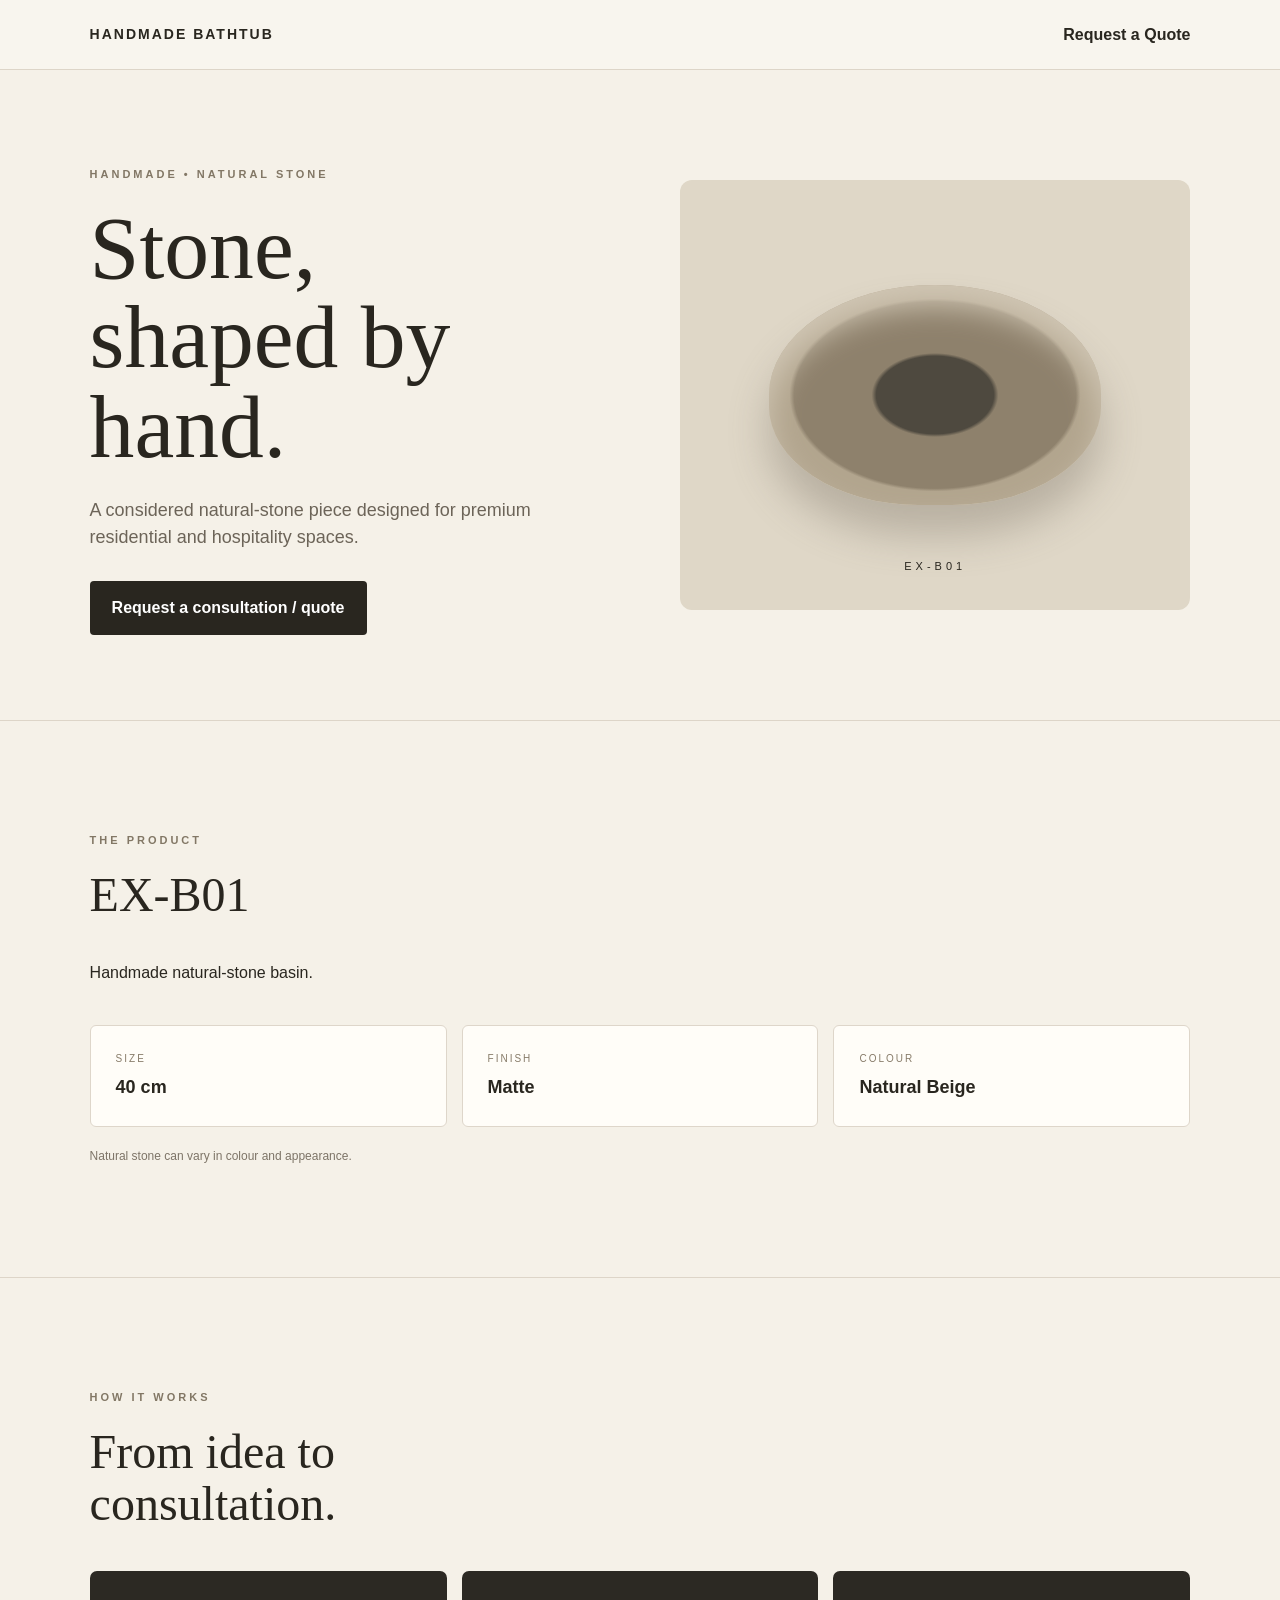
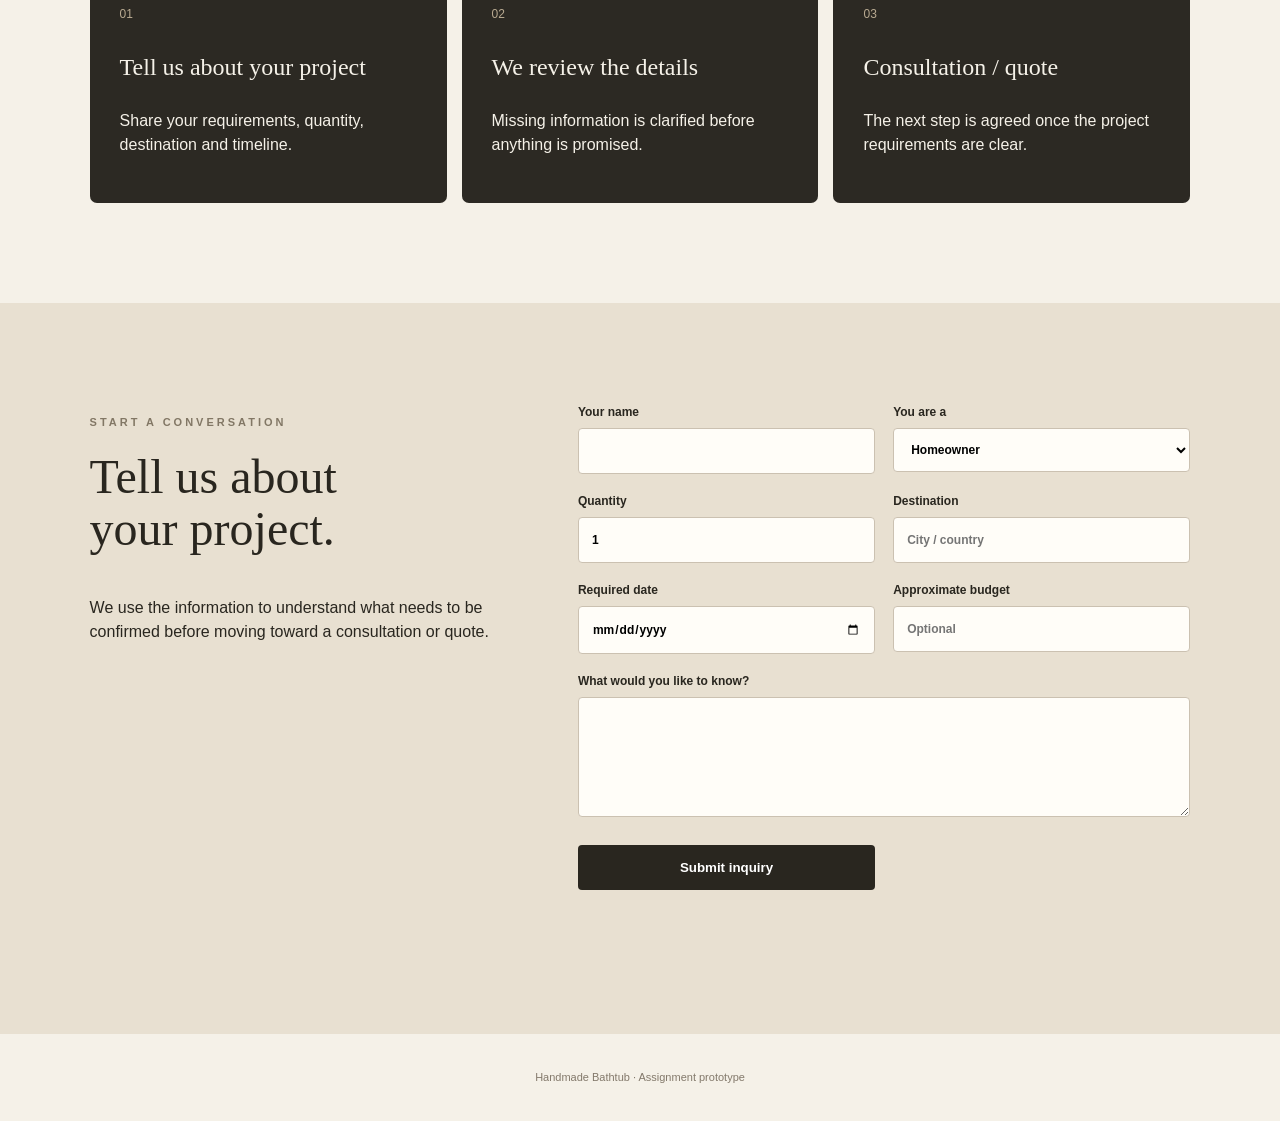
<file: index.html>
<!DOCTYPE html>
<html lang="en">
<head>
    <meta charset="UTF-8">
    <meta name="viewport" content="width=device-width, initial-scale=1.0">

    <title>Handmade Bathtub</title>

    <link rel="stylesheet" href="style.css">
</head>

<body>

    <header>

    <div class="logo">
        HANDMADE BATHTUB
    </div>

    <div>
        
        <a href="#inquiry">
            Request a Quote
        </a>
    </div>

</header>

    <main>

        <!-- HERO -->

        <section class="hero">

            <div class="hero-text">

                <p class="eyebrow">HANDMADE • NATURAL STONE</p>

                <h1>
                    Stone,<br>
                    shaped by hand.
                </h1>

                <p class="description">
                    A considered natural-stone piece designed
                    for premium residential and hospitality spaces.
                </p>

                <a href="#inquiry" class="button">
                    Request a consultation / quote
                </a>

            </div>


            <div class="product-visual">

                <div class="stone-basin"></div>

                <p>EX-B01</p>

            </div>

        </section>


        <!-- PRODUCT -->

        <section class="product">

            <p class="eyebrow">THE PRODUCT</p>

            <h2>EX-B01</h2>

            <p>
                Handmade natural-stone basin.
            </p>

            <div class="details">

                <div>
                    <span>SIZE</span>
                    <strong>40 cm</strong>
                </div>

                <div>
                    <span>FINISH</span>
                    <strong>Matte</strong>
                </div>

                <div>
                    <span>COLOUR</span>
                    <strong>Natural Beige</strong>
                </div>

            </div>

            <p class="note">
                Natural stone can vary in colour and appearance.
            </p>

        </section>


        <!-- BUYER JOURNEY -->

        <section class="journey">

            <p class="eyebrow">HOW IT WORKS</p>

            <h2>
                From idea to<br>
                consultation.
            </h2>

            <div class="steps">

                <div>
                    <span>01</span>
                    <h3>Tell us about your project</h3>
                    <p>
                        Share your requirements, quantity,
                        destination and timeline.
                    </p>
                </div>

                <div>
                    <span>02</span>
                    <h3>We review the details</h3>
                    <p>
                        Missing information is clarified
                        before anything is promised.
                    </p>
                </div>

                <div>
                    <span>03</span>
                    <h3>Consultation / quote</h3>
                    <p>
                        The next step is agreed once
                        the project requirements are clear.
                    </p>
                </div>

            </div>

        </section>


        <!-- INQUIRY -->

        <section id="inquiry" class="inquiry">

            <div>

                <p class="eyebrow">START A CONVERSATION</p>

                <h2>
                    Tell us about<br>
                    your project.
                </h2>

                <p>
                    We use the information to understand
                    what needs to be confirmed before
                    moving toward a consultation or quote.
                </p>

            </div>


            <form id="inquiryForm">

                <label>
                    Your name
                    <input
                        type="text"
                        id="name"
                        required
                    >
                </label>


                <label>
                    You are a
                    <select id="buyerType">
                        <option>Homeowner</option>
                        <option>Interior Designer</option>
                        <option>Hotel / Hospitality</option>
                    </select>
                </label>


                <label>
                    Quantity
                    <input
                        type="number"
                        id="quantity"
                        min="1"
                        value="1"
                    >
                </label>


                <label>
                    Destination
                    <input
                        type="text"
                        id="destination"
                        placeholder="City / country"
                    >
                </label>


                <label>
                    Required date
                    <input
                        type="date"
                        id="date"
                    >
                </label>


                <label>
                    Approximate budget
                    <input
                        type="text"
                        id="budget"
                        placeholder="Optional"
                    >
                </label>


                <label class="full">
                    What would you like to know?
                    <textarea
                        id="message"
                        required
                    ></textarea>
                </label>


                <button type="submit">
                    Submit inquiry
                </button>

                <p id="formMessage"></p>

            </form>

        </section>

    </main>


    <footer>
        Handmade Bathtub · Assignment prototype
    </footer>


    <script src="script.js"></script>

</body>
</html>
</file>
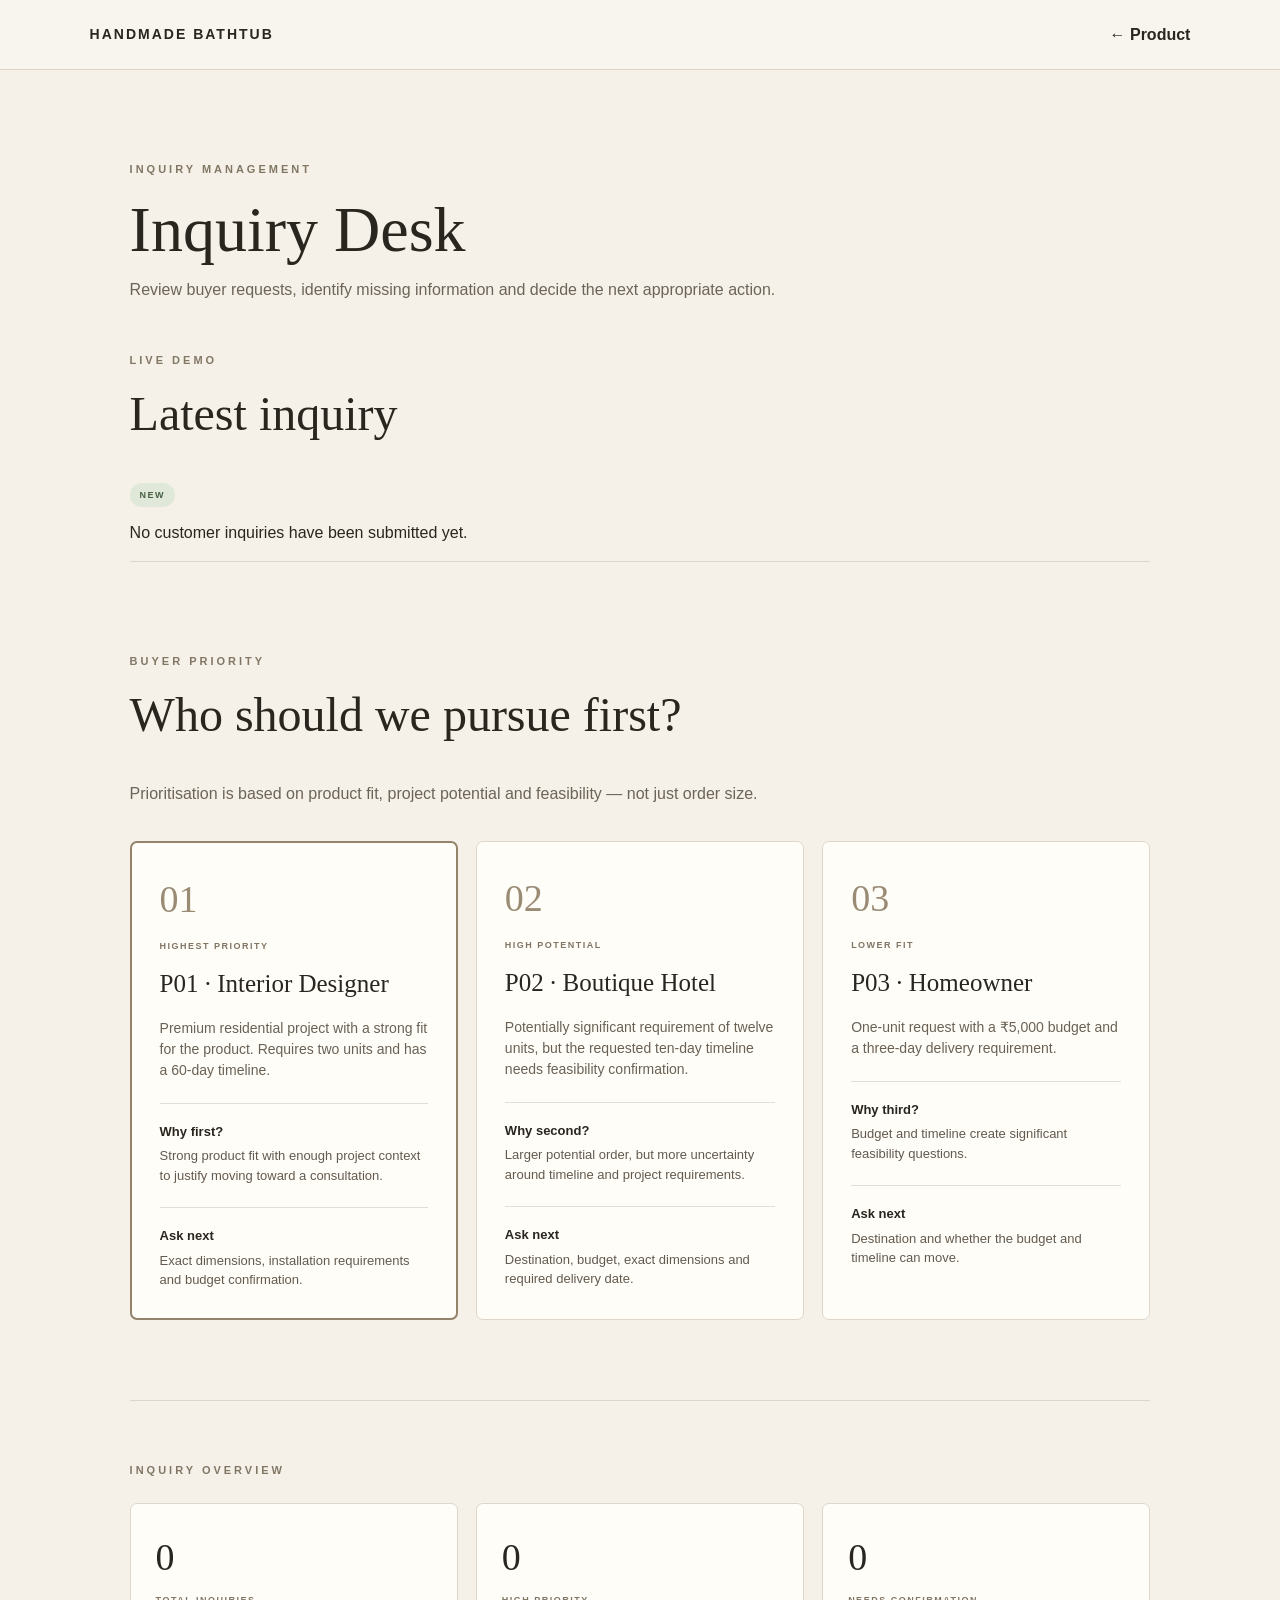
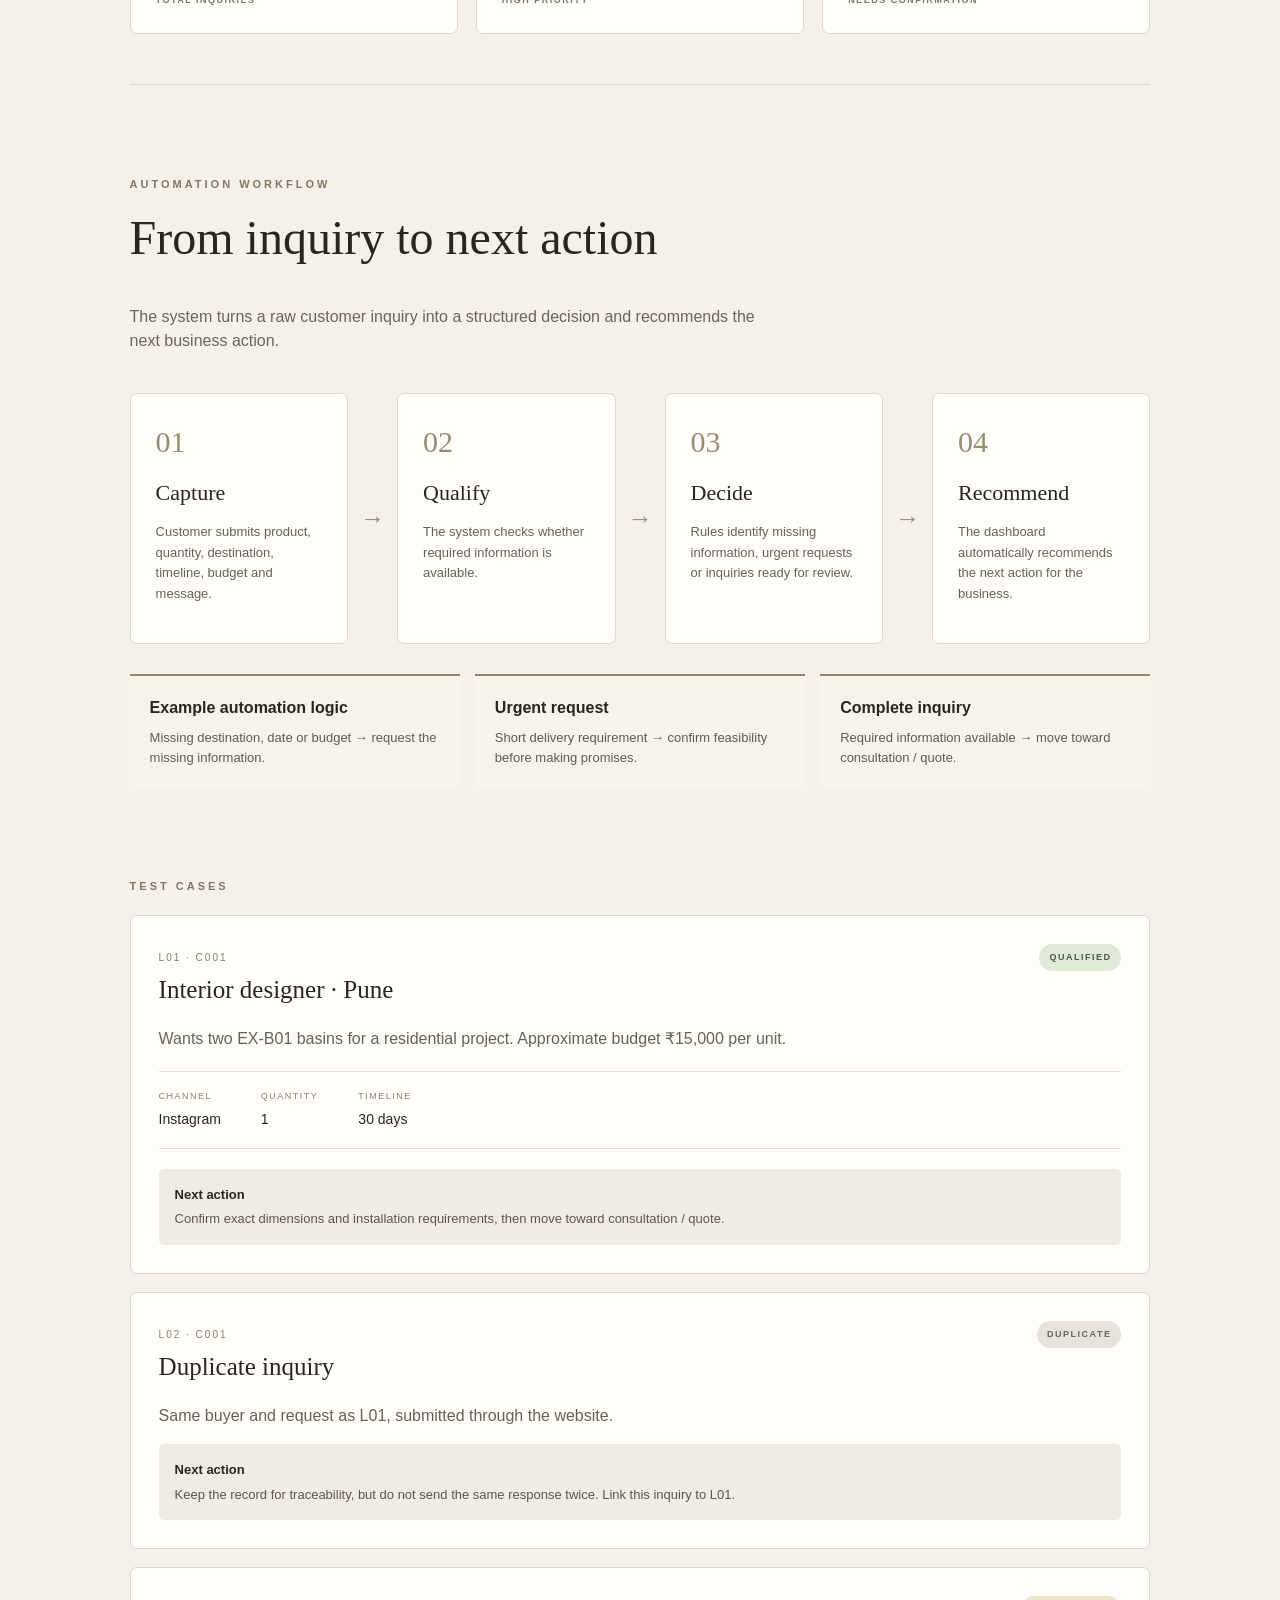
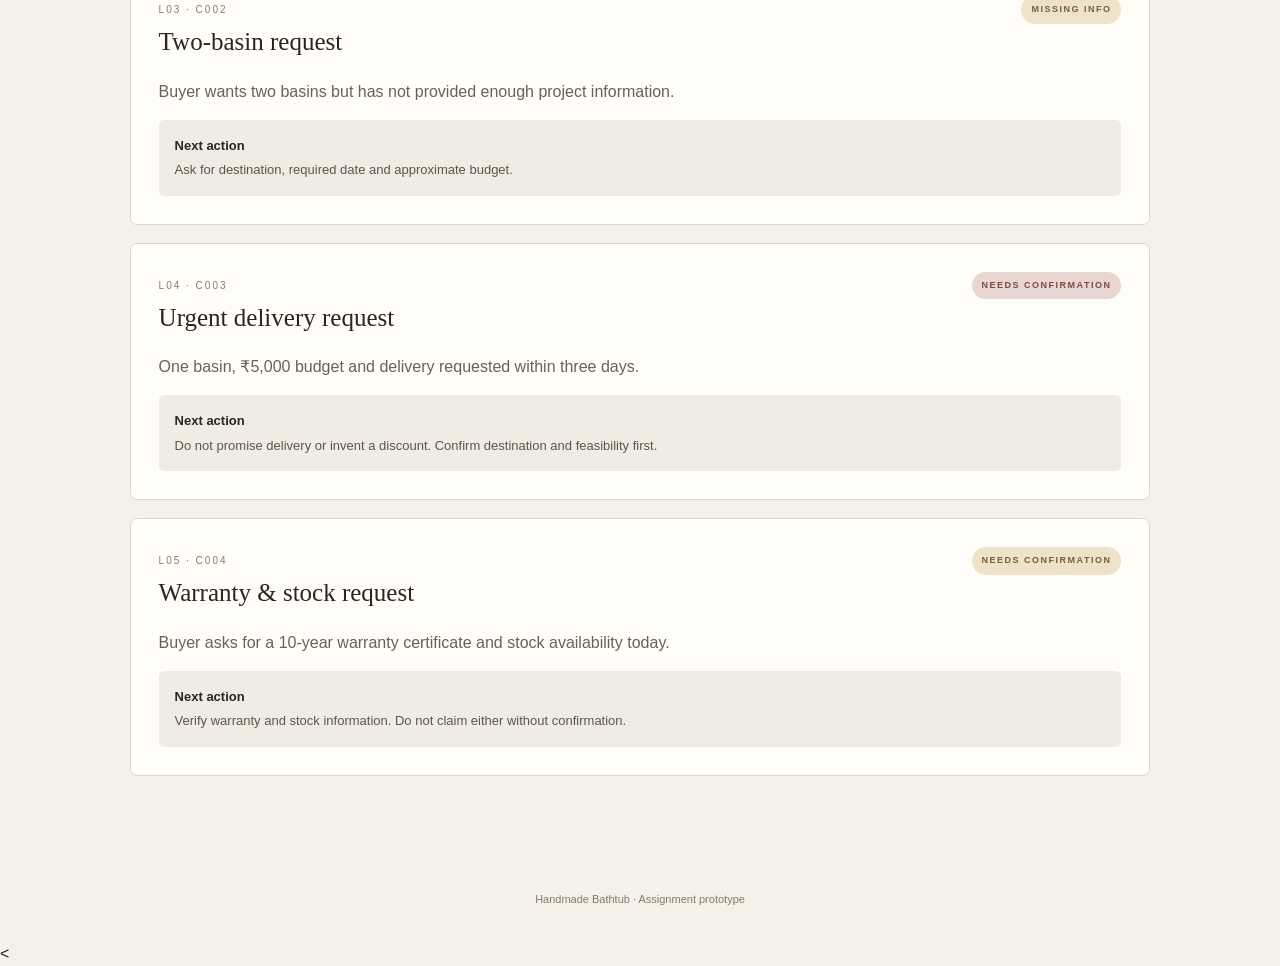
<file: dashboard.html>
<!DOCTYPE html>
<html lang="en">

<head>

    <meta charset="UTF-8">

    <meta name="viewport" content="width=device-width, initial-scale=1.0">

    <title>Inquiry Desk</title>

    <link rel="stylesheet" href="style.css">

</head>


<body>


    <header>

        <div class="logo">
            HANDMADE BATHTUB
        </div>

        <a href="index.html">
            ← Product
        </a>

    </header>



    <main class="dashboard">


        <p class="eyebrow">
            INQUIRY MANAGEMENT
        </p>


        <h1>
            Inquiry Desk
        </h1>


        <p class="dashboard-intro">
            Review buyer requests, identify missing information
            and decide the next appropriate action.
        </p>



        <!-- LIVE INQUIRY -->

        <section class="latest-inquiry">

            <div class="latest-header">

                <div>

                    <p class="eyebrow">
                        LIVE DEMO
                    </p>

                    <h2>
                        Latest inquiry
                    </h2>

                </div>

                <span id="liveStatus" class="status qualified">
                    NEW
                </span>

            </div>


            <div id="latestInquiryContent">

                <p>
                    No new inquiry submitted yet.
                </p>

            </div>

        </section>

        <!-- BUYER PRIORITY -->

        <section class="buyer-priority">

            <p class="eyebrow">
                BUYER PRIORITY
            </p>

            <h2>
                Who should we pursue first?
            </h2>

            <p class="priority-intro">
                Prioritisation is based on product fit, project potential
                and feasibility — not just order size.
            </p>


            <div class="buyer-grid">


                <!-- P01 -->

                <article class="buyer-card top-priority">

                    <div class="buyer-number">
                        01
                    </div>

                    <div class="priority-label">
                        HIGHEST PRIORITY
                    </div>

                    <h3>
                        P01 · Interior Designer
                    </h3>

                    <p>
                        Premium residential project with a strong fit
                        for the product. Requires two units and has
                        a 60-day timeline.
                    </p>

                    <div class="buyer-reason">

                        <strong>Why first?</strong>

                        Strong product fit with enough project context
                        to justify moving toward a consultation.

                    </div>

                    <div class="buyer-next">

                        <strong>Ask next</strong>

                        Exact dimensions, installation requirements
                        and budget confirmation.

                    </div>

                </article>



                <!-- P02 -->

                <article class="buyer-card">

                    <div class="buyer-number">
                        02
                    </div>

                    <div class="priority-label">
                        HIGH POTENTIAL
                    </div>

                    <h3>
                        P02 · Boutique Hotel
                    </h3>

                    <p>
                        Potentially significant requirement of
                        twelve units, but the requested ten-day
                        timeline needs feasibility confirmation.
                    </p>

                    <div class="buyer-reason">

                        <strong>Why second?</strong>

                        Larger potential order, but more uncertainty
                        around timeline and project requirements.

                    </div>

                    <div class="buyer-next">

                        <strong>Ask next</strong>

                        Destination, budget, exact dimensions
                        and required delivery date.

                    </div>

                </article>



                <!-- P03 -->

                <article class="buyer-card">

                    <div class="buyer-number">
                        03
                    </div>

                    <div class="priority-label">
                        LOWER FIT
                    </div>

                    <h3>
                        P03 · Homeowner
                    </h3>

                    <p>
                        One-unit request with a ₹5,000 budget
                        and a three-day delivery requirement.
                    </p>

                    <div class="buyer-reason">

                        <strong>Why third?</strong>

                        Budget and timeline create significant
                        feasibility questions.

                    </div>

                    <div class="buyer-next">

                        <strong>Ask next</strong>

                        Destination and whether the budget
                        and timeline can move.

                    </div>

                </article>


            </div>

        </section>
        <!-- INQUIRY SUMMARY -->

<section class="inquiry-summary">

    <p class="eyebrow">INQUIRY OVERVIEW</p>

    <div class="summary-grid">

        <div class="summary-card">
            <span class="summary-number" id="totalInquiries">0</span>
            <span class="summary-label">TOTAL INQUIRIES</span>
        </div>

        <div class="summary-card">
            <span class="summary-number" id="highPriority">0</span>
            <span class="summary-label">HIGH PRIORITY</span>
        </div>

        <div class="summary-card">
            <span class="summary-number" id="needsConfirmation">0</span>
            <span class="summary-label">NEEDS CONFIRMATION</span>
        </div>

    </div>

</section>
        <!-- AUTOMATION WORKFLOW -->

        <section class="automation-workflow">

            <p class="eyebrow">
                AUTOMATION WORKFLOW
            </p>

            <h2>
                From inquiry to next action
            </h2>

            <p class="workflow-intro">
                The system turns a raw customer inquiry into a structured
                decision and recommends the next business action.
            </p>

            <div class="workflow-steps">

                <div class="workflow-step">
                    <span>01</span>
                    <h3>Capture</h3>
                    <p>
                        Customer submits product, quantity, destination,
                        timeline, budget and message.
                    </p>
                </div>

                <div class="workflow-arrow">→</div>

                <div class="workflow-step">
                    <span>02</span>
                    <h3>Qualify</h3>
                    <p>
                        The system checks whether required information
                        is available.
                    </p>
                </div>

                <div class="workflow-arrow">→</div>

                <div class="workflow-step">
                    <span>03</span>
                    <h3>Decide</h3>
                    <p>
                        Rules identify missing information, urgent
                        requests or inquiries ready for review.
                    </p>
                </div>

                <div class="workflow-arrow">→</div>

                <div class="workflow-step">
                    <span>04</span>
                    <h3>Recommend</h3>
                    <p>
                        The dashboard automatically recommends the
                        next action for the business.
                    </p>
                </div>

            </div>

            <div class="automation-rule-box">

                <div>
                    <strong>Example automation logic</strong>
                    <p>
                        Missing destination, date or budget
                        → request the missing information.
                    </p>
                </div>

                <div>
                    <strong>Urgent request</strong>
                    <p>
                        Short delivery requirement
                        → confirm feasibility before making promises.
                    </p>
                </div>

                <div>
                    <strong>Complete inquiry</strong>
                    <p>
                        Required information available
                        → move toward consultation / quote.
                    </p>
                </div>

            </div>

        </section>

        <!-- TEST CASES -->

        <p class="eyebrow">
            TEST CASES
        </p>


        <div class="inquiry-list">


            <!-- L01 -->

            <article class="inquiry-card">

                <div class="inquiry-top">

                    <div>

                        <span class="inquiry-id">
                            L01 · C001
                        </span>

                        <h2>
                            Interior designer · Pune
                        </h2>

                    </div>

                    <span class="status qualified">
                        QUALIFIED
                    </span>

                </div>


                <p>
                    Wants two EX-B01 basins for a residential
                    project. Approximate budget ₹15,000 per unit.
                </p>


                <div class="inquiry-details">

                    <div>
                        <span>CHANNEL</span>
                        Instagram
                    </div>

                    <div>
                        <span>QUANTITY</span>
                        1
                    </div>

                    <div>
                        <span>TIMELINE</span>
                        30 days
                    </div>

                </div>


                <div class="next-action">

                    <strong>
                        Next action
                    </strong>

                    Confirm exact dimensions and installation
                    requirements, then move toward
                    consultation / quote.

                </div>

            </article>



            <!-- L02 -->

            <article class="inquiry-card">

                <div class="inquiry-top">

                    <div>

                        <span class="inquiry-id">
                            L02 · C001
                        </span>

                        <h2>
                            Duplicate inquiry
                        </h2>

                    </div>

                    <span class="status duplicate">
                        DUPLICATE
                    </span>

                </div>


                <p>
                    Same buyer and request as L01,
                    submitted through the website.
                </p>


                <div class="next-action">

                    <strong>
                        Next action
                    </strong>

                    Keep the record for traceability,
                    but do not send the same response twice.
                    Link this inquiry to L01.

                </div>

            </article>



            <!-- L03 -->

            <article class="inquiry-card">

                <div class="inquiry-top">

                    <div>

                        <span class="inquiry-id">
                            L03 · C002
                        </span>

                        <h2>
                            Two-basin request
                        </h2>

                    </div>

                    <span class="status missing">
                        MISSING INFO
                    </span>

                </div>


                <p>
                    Buyer wants two basins but has not provided
                    enough project information.
                </p>


                <div class="next-action">

                    <strong>
                        Next action
                    </strong>

                    Ask for destination, required date
                    and approximate budget.

                </div>

            </article>



            <!-- L04 -->

            <article class="inquiry-card">

                <div class="inquiry-top">

                    <div>

                        <span class="inquiry-id">
                            L04 · C003
                        </span>

                        <h2>
                            Urgent delivery request
                        </h2>

                    </div>

                    <span class="status urgent">
                        NEEDS CONFIRMATION
                    </span>

                </div>


                <p>
                    One basin, ₹5,000 budget and delivery
                    requested within three days.
                </p>


                <div class="next-action">

                    <strong>
                        Next action
                    </strong>

                    Do not promise delivery or invent a discount.
                    Confirm destination and feasibility first.

                </div>

            </article>



            <!-- L05 -->

            <article class="inquiry-card">

                <div class="inquiry-top">

                    <div>

                        <span class="inquiry-id">
                            L05 · C004
                        </span>

                        <h2>
                            Warranty & stock request
                        </h2>

                    </div>

                    <span class="status missing">
                        NEEDS CONFIRMATION
                    </span>

                </div>


                <p>
                    Buyer asks for a 10-year warranty certificate
                    and stock availability today.
                </p>


                <div class="next-action">

                    <strong>
                        Next action
                    </strong>

                    Verify warranty and stock information.
                    Do not claim either without confirmation.

                </div>

            </article>


        </div>


    </main>



    <footer>

        Handmade Bathtub · Assignment prototype

    </footer>



    <<script>
        const savedInquiries =
    JSON.parse(localStorage.getItem("inquiries")) || [];

console.log("Loaded inquiries:", savedInquiries);

const container = document.getElementById(
    "latestInquiryContent"
);


function getInquiryDecision(inquiry) {

    const missing = [];

    if (!inquiry.destination) {
        missing.push("destination");
    }

    if (!inquiry.date) {
        missing.push("required date");
    }

    if (!inquiry.budget) {
        missing.push("budget");
    }

    // Priority based on buyer type and quantity
    let priority = "STANDARD";

    if (
        inquiry.buyerType === "Interior Designer" &&
        Number(inquiry.quantity) >= 2
    ) {
        priority = "HIGH PRIORITY";
    }

    if (Number(inquiry.quantity) >= 10) {
        priority = "HIGH POTENTIAL";
    }

    // Missing information
    if (missing.length > 0) {
        return {
            status: "MISSING INFORMATION",
            className: "missing",
            priority: priority,
            action:
                "Ask for: " + missing.join(", ") + "."
        };
    }

    // Urgent request
    if (
        inquiry.message.toLowerCase().includes("3 days") ||
        inquiry.message.toLowerCase().includes("three days") ||
        inquiry.message.toLowerCase().includes("today")
    ) {
        return {
            status: "NEEDS CONFIRMATION",
            className: "urgent",
            priority: priority,
            action:
                "Confirm feasibility before promising delivery or pricing."
        };
    }

    // Complete inquiry
    return {
        status: "READY FOR REVIEW",
        className: "qualified",
        priority: priority,
        action:
            "Review the project details and move toward a consultation / quote."
    };
}


function renderInquiry(inquiry) {

    const decision = getInquiryDecision(inquiry);

    return `
        <div class="live-inquiry">

            <div class="live-row">
                <strong>Inquiry ID</strong>
                <span>${inquiry.id || "N/A"}</span>
            </div>

            <div class="live-row">
                <strong>Buyer</strong>
                <span>
                    ${inquiry.name} · ${inquiry.buyerType}
                </span>
            </div>

            <div class="live-row">
                <strong>Destination</strong>
                <span>
                    ${inquiry.destination || "Not provided"}
                </span>
            </div>

            <div class="live-row">
                <strong>Quantity</strong>
                <span>${inquiry.quantity}</span>
            </div>

            <div class="live-row">
                <strong>Required date</strong>
                <span>
                    ${inquiry.date || "Not provided"}
                </span>
            </div>

            <div class="live-row">
                <strong>Budget</strong>
                <span>
                    ${inquiry.budget || "Not provided"}
                </span>
            </div>

            <div class="live-message">
                <strong>Message</strong>
                <p>${inquiry.message}</p>
            </div>

            <div class="decision-box">

                <div>
                    <strong>Status</strong>

                    <span class="status ${decision.className}">
                        ${decision.status}
                    </span>
                </div>

                <div>
                    <p>
                        <strong>Priority:</strong>
                        ${decision.priority}
                    </p>

                    <strong>Recommended next action</strong>

                    <p>
                        ${decision.action}
                    </p>
                </div>

            </div>

        </div>
    `;
}


if (savedInquiries.length > 0) {

    // Show newest inquiry first
    const newestFirst = [...savedInquiries].reverse();

    container.innerHTML = newestFirst
        .map(renderInquiry)
        .join("");
        const decisions = savedInquiries.map(
    getInquiryDecision
);

const highPriorityCount = decisions.filter(
    decision =>
        decision.priority === "HIGH PRIORITY" ||
        decision.priority === "HIGH POTENTIAL"
).length;

const confirmationCount = decisions.filter(
    decision =>
        decision.status === "NEEDS CONFIRMATION"
).length;

document.getElementById("totalInquiries").textContent =
    savedInquiries.length;

document.getElementById("highPriority").textContent =
    highPriorityCount;

document.getElementById("needsConfirmation").textContent =
    confirmationCount;

} else {

    container.innerHTML = `
        <div class="live-inquiry">
            <p>No customer inquiries have been submitted yet.</p>
        </div>
    `;
}

       
        </script>




</body>

</html>
</file>
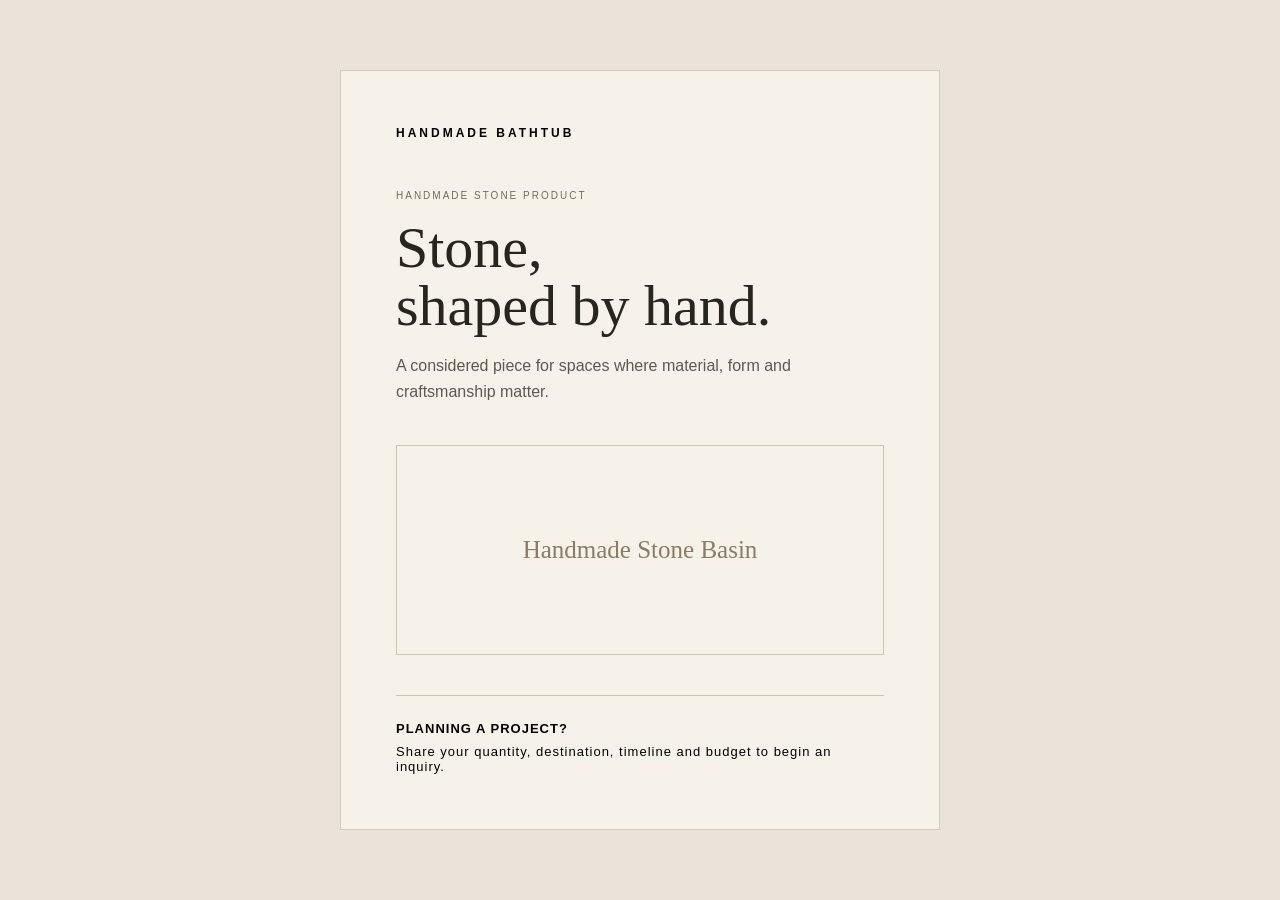
<file: artifact/social-post.html>
<!DOCTYPE html>
<html lang="en">
<head>
    <meta charset="UTF-8">
    <meta name="viewport" content="width=device-width, initial-scale=1.0">

    <title>Handmade Bathtub Social Post</title>

    <style>

        * {
            box-sizing: border-box;
        }

        body {
            margin: 0;
            min-height: 100vh;
            display: flex;
            justify-content: center;
            align-items: center;
            background: #e9e3d9;
            font-family: Arial, sans-serif;
        }

        .post {
            width: 600px;
            min-height: 760px;
            background: #f7f2e9;
            padding: 55px;
            display: flex;
            flex-direction: column;
            justify-content: space-between;
            border: 1px solid #d5cbbd;
        }

        .brand {
            font-size: 12px;
            letter-spacing: 3px;
            font-weight: bold;
        }

        .hero {
            margin-top: 50px;
        }

        .eyebrow {
            font-size: 10px;
            letter-spacing: 2px;
            color: #756b5c;
        }

        h1 {
            font-family: Georgia, serif;
            font-weight: normal;
            font-size: 58px;
            line-height: 1;
            margin: 18px 0;
            color: #28251f;
        }

        .description {
            max-width: 400px;
            font-size: 16px;
            line-height: 1.6;
            color: #5f584e;
        }

        .product {
            margin: 40px 0;
            height: 210px;
            border: 1px solid #cfc4b4;
            display: flex;
            align-items: center;
            justify-content: center;
            font-family: Georgia, serif;
            font-size: 25px;
            color: #8a7b67;
        }

        .cta {
            border-top: 1px solid #cfc4b4;
            padding-top: 25px;
            font-size: 13px;
            letter-spacing: 1px;
        }

        .cta strong {
            display: block;
            margin-bottom: 8px;
        }

    </style>
</head>

<body>

    <div class="post">

        <div class="brand">
            HANDMADE BATHTUB
        </div>

        <div class="hero">

            <div class="eyebrow">
                HANDMADE STONE PRODUCT
            </div>

            <h1>
                Stone,<br>
                shaped by hand.
            </h1>

            <p class="description">
                A considered piece for spaces where material,
                form and craftsmanship matter.
            </p>

            <div class="product">
                Handmade Stone Basin
            </div>

        </div>

        <div class="cta">

            <strong>
                PLANNING A PROJECT?
            </strong>

            Share your quantity, destination,
            timeline and budget to begin an inquiry.

        </div>

    </div>

</body>
</html>
</file>
<file: style.css>
* {
    box-sizing: border-box;
}

body {
    margin: 0;
    background: #f5f1e8;
    color: #29261f;
    font-family: Arial, sans-serif;
    line-height: 1.5;
}

header {
    height: 70px;
    padding: 0 7%;

    display: flex;
    align-items: center;
    justify-content: space-between;

    border-bottom: 1px solid #ddd5c8;

    background: #f8f5ee;
}

.logo {
    font-weight: bold;
    letter-spacing: 2px;
    font-size: 14px;
}

header a {
    color: #29261f;
    text-decoration: none;
    font-weight: bold;
}


.hero {
    min-height: 650px;

    padding: 80px 7%;

    display: grid;
    grid-template-columns: 1fr 1fr;

    gap: 80px;

    align-items: center;
}


.eyebrow {
    font-size: 11px;
    letter-spacing: 3px;
    font-weight: bold;

    color: #827765;

    margin-bottom: 20px;
}


h1,
h2 {
    font-family: Georgia, serif;
    font-weight: normal;
}


h1 {
    font-size: clamp(50px, 7vw, 90px);

    line-height: 1;

    margin: 0 0 25px;
}


h2 {
    font-size: 48px;

    line-height: 1.1;

    margin-top: 0;
}


.description {
    max-width: 500px;

    font-size: 18px;

    color: #6c6458;

    margin-bottom: 30px;
}


.button,
button {
    display: inline-block;

    background: #29261f;

    color: white;

    border: none;

    padding: 15px 22px;

    border-radius: 4px;

    font-weight: bold;

    cursor: pointer;

    text-decoration: none;
}


/* PRODUCT VISUAL */

.product-visual {
    min-height: 430px;

    background: #dfd7c7;

    border-radius: 12px;

    display: flex;

    flex-direction: column;

    align-items: center;

    justify-content: center;

    position: relative;
}


.stone-basin {
    width: 65%;
    height: 220px;

    border-radius: 50% 50% 45% 45%;

    background:
        radial-gradient(
            ellipse at center,
            #4e493f 0 25%,
            #8e816c 27% 60%,
            #b2a58e 62%
        );

    box-shadow:
        inset 0 20px 30px #d0c6b4,
        0 30px 40px #6d645855;
}


.product-visual p {
    position: absolute;

    bottom: 25px;

    letter-spacing: 4px;

    font-size: 11px;
}


/* PRODUCT */

.product {
    padding: 100px 7%;

    border-top: 1px solid #ddd5c8;
    border-bottom: 1px solid #ddd5c8;
}


.details {
    display: grid;

    grid-template-columns: repeat(3, 1fr);

    gap: 15px;

    margin-top: 40px;
}


.details div {
    background: #fffdf8;

    padding: 25px;

    border: 1px solid #ded6ca;

    border-radius: 6px;
}


.details span {
    display: block;

    font-size: 10px;

    letter-spacing: 2px;

    color: #877b69;
}


.details strong {
    display: block;

    margin-top: 8px;

    font-size: 18px;
}


.note {
    font-size: 12px;

    color: #7d7467;

    margin-top: 20px;
}


/* JOURNEY */

.journey {
    padding: 100px 7%;
}


.steps {
    display: grid;

    grid-template-columns: repeat(3, 1fr);

    gap: 15px;
}


.steps div {
    background: #2c2923;

    color: #f5f1e8;

    padding: 30px;

    min-height: 220px;

    border-radius: 7px;
}


.steps span {
    color: #b9aa91;

    font-size: 12px;
}


.steps h3 {
    font-family: Georgia, serif;

    font-weight: normal;

    font-size: 24px;
}


/* INQUIRY */

.inquiry {
    padding: 100px 7%;

    background: #e8e0d1;

    display: grid;

    grid-template-columns: .8fr 1.2fr;

    gap: 80px;
}


form {
    display: grid;

    grid-template-columns: 1fr 1fr;

    gap: 18px;
}


label {
    font-size: 12px;

    font-weight: bold;
}


input,
select,
textarea {
    width: 100%;

    margin-top: 7px;

    padding: 13px;

    border: 1px solid #cbc1b1;

    border-radius: 4px;

    background: #fffdf8;

    font: inherit;
}


textarea {
    min-height: 120px;
}


.full {
    grid-column: 1 / -1;
}


form button {
    margin-top: 5px;
}


#formMessage {
    grid-column: 1 / -1;

    font-size: 13px;

    color: #5d5549;
}


footer {
    padding: 35px;

    text-align: center;

    font-size: 11px;

    color: #83796b;
}


@media (max-width: 800px) {

    .hero,
    .inquiry {
        grid-template-columns: 1fr;
    }

    .details,
    .steps {
        grid-template-columns: 1fr;
    }

    form {
        grid-template-columns: 1fr;
    }

    .full {
        grid-column: auto;
    }

    h1 {
        font-size: 55px;
    }

}
/* DASHBOARD */

.dashboard {
    padding: 80px 7%;
    max-width: 1200px;
    margin: auto;
}

.dashboard > h1 {
    font-size: 64px;
    margin-bottom: 15px;
}

.dashboard-intro {
    max-width: 650px;
    color: #6c6458;
    margin-bottom: 50px;
}


.inquiry-list {
    display: grid;
    gap: 18px;
}


.inquiry-card {
    background: #fffdf8;

    border: 1px solid #ded6ca;

    border-radius: 7px;

    padding: 28px;
}


.inquiry-top {
    display: flex;

    justify-content: space-between;

    gap: 20px;

    align-items: flex-start;
}


.inquiry-id {
    font-size: 10px;

    letter-spacing: 2px;

    color: #897d6b;
}


.inquiry-card h2 {
    font-family: Georgia, serif;

    font-size: 25px;

    margin: 8px 0;
}


.inquiry-card p {
    color: #696155;
}


.status {
    font-size: 9px;

    letter-spacing: 1.5px;

    font-weight: bold;

    padding: 7px 10px;

    border-radius: 20px;

    white-space: nowrap;
}


.qualified {
    background: #dfe8d9;

    color: #496044;
}


.duplicate {
    background: #e7e3dc;

    color: #6b655d;
}


.missing {
    background: #eee2c9;

    color: #75603c;
}


.urgent {
    background: #ead6d0;

    color: #794d43;
}


.inquiry-details {
    display: flex;

    gap: 40px;

    border-top: 1px solid #e5ded3;

    border-bottom: 1px solid #e5ded3;

    padding: 18px 0;

    margin: 20px 0;
}


.inquiry-details div {
    font-size: 14px;
}


.inquiry-details span {
    display: block;

    font-size: 9px;

    letter-spacing: 1.5px;

    color: #8a7f70;

    margin-bottom: 5px;
}


.next-action {
    background: #f1ece3;

    padding: 16px;

    border-radius: 5px;

    font-size: 13px;

    color: #5d554a;
}


.next-action strong {
    display: block;

    color: #29261f;

    margin-bottom: 5px;
}


@media (max-width: 700px) {

    .dashboard > h1 {
        font-size: 48px;
    }

    .inquiry-top {
        flex-direction: column;
    }

    .inquiry-details {
        flex-direction: column;
        gap: 15px;
    }

}
.decision-box {

    margin-top: 25px;

    padding: 20px;

    background: #f1ece3;

    border-radius: 6px;

    display: grid;

    gap: 18px;

}


.decision-box strong {

    display: block;

    font-size: 11px;

    text-transform: uppercase;

    letter-spacing: 1.5px;

    margin-bottom: 8px;

}


.decision-box p {

    margin: 0;

}
/* BUYER PRIORITY */

.buyer-priority {

    padding: 80px 0;

    border-top: 1px solid #ddd5c8;

}


.priority-intro {

    max-width: 650px;

    color: #6c6458;

    margin-bottom: 35px;

}


.buyer-grid {

    display: grid;

    grid-template-columns: repeat(3, 1fr);

    gap: 18px;

}


.buyer-card {

    background: #fffdf8;

    border: 1px solid #ded6ca;

    border-radius: 7px;

    padding: 28px;

}


.top-priority {

    border: 2px solid #93836b;

}


.buyer-number {

    font-family: Georgia, serif;

    font-size: 38px;

    color: #9a8b75;

}


.priority-label {

    font-size: 9px;

    letter-spacing: 1.5px;

    font-weight: bold;

    color: #817564;

    margin: 12px 0;

}


.buyer-card h3 {

    font-family: Georgia, serif;

    font-size: 25px;

    font-weight: normal;

    margin: 8px 0 15px;

}


.buyer-card > p {

    color: #696155;

    font-size: 14px;

}


.buyer-reason,
.buyer-next {

    margin-top: 22px;

    padding-top: 18px;

    border-top: 1px solid #e4ddd3;

    font-size: 13px;

    color: #625a4f;

}


.buyer-reason strong,
.buyer-next strong {

    display: block;

    color: #29261f;

    margin-bottom: 5px;

}


@media (max-width: 800px) {

    .buyer-grid {

        grid-template-columns: 1fr;

    }

}
/* AUTOMATION WORKFLOW */

.automation-workflow {
    padding: 80px 0;
    border-top: 1px solid #ddd5c8;
}

.workflow-intro {
    max-width: 650px;
    color: #6c6458;
    margin-bottom: 40px;
}

.workflow-steps {
    display: grid;
    grid-template-columns: 1fr auto 1fr auto 1fr auto 1fr;
    align-items: stretch;
    gap: 12px;
}

.workflow-step {
    background: #fffdf8;
    border: 1px solid #ded6ca;
    border-radius: 7px;
    padding: 25px;
}

.workflow-step span {
    font-family: Georgia, serif;
    font-size: 30px;
    color: #9a8b75;
}

.workflow-step h3 {
    font-family: Georgia, serif;
    font-size: 22px;
    font-weight: normal;
    margin: 12px 0;
}

.workflow-step p {
    color: #696155;
    font-size: 13px;
    line-height: 1.6;
}

.workflow-arrow {
    display: flex;
    align-items: center;
    justify-content: center;
    font-size: 25px;
    color: #9a8b75;
}

.automation-rule-box {
    margin-top: 30px;
    display: grid;
    grid-template-columns: repeat(3, 1fr);
    gap: 15px;
}

.automation-rule-box > div {
    padding: 20px;
    border-top: 2px solid #93836b;
    background: #f7f3ec;
}

.automation-rule-box strong {
    display: block;
    margin-bottom: 8px;
    color: #29261f;
}

.automation-rule-box p {
    margin: 0;
    color: #625a4f;
    font-size: 13px;
    line-height: 1.5;
}

@media (max-width: 900px) {

    .workflow-steps {
        grid-template-columns: 1fr;
    }

    .workflow-arrow {
        transform: rotate(90deg);
        padding: 5px;
    }

    .automation-rule-box {
        grid-template-columns: 1fr;
    }

}
/* INQUIRY SUMMARY */

.inquiry-summary {
    padding: 50px 0;
    border-top: 1px solid #ddd5c8;
}

.summary-grid {
    display: grid;
    grid-template-columns: repeat(3, 1fr);
    gap: 18px;
    margin-top: 25px;
}

.summary-card {
    background: #fffdf8;
    border: 1px solid #ded6ca;
    border-radius: 7px;
    padding: 25px;
}

.summary-number {
    display: block;
    font-family: Georgia, serif;
    font-size: 38px;
    color: #29261f;
}

.summary-label {
    display: block;
    margin-top: 8px;
    font-size: 9px;
    letter-spacing: 1.5px;
    font-weight: bold;
    color: #817564;
}

@media (max-width: 700px) {
    .summary-grid {
        grid-template-columns: 1fr;
    }
}
</file>
